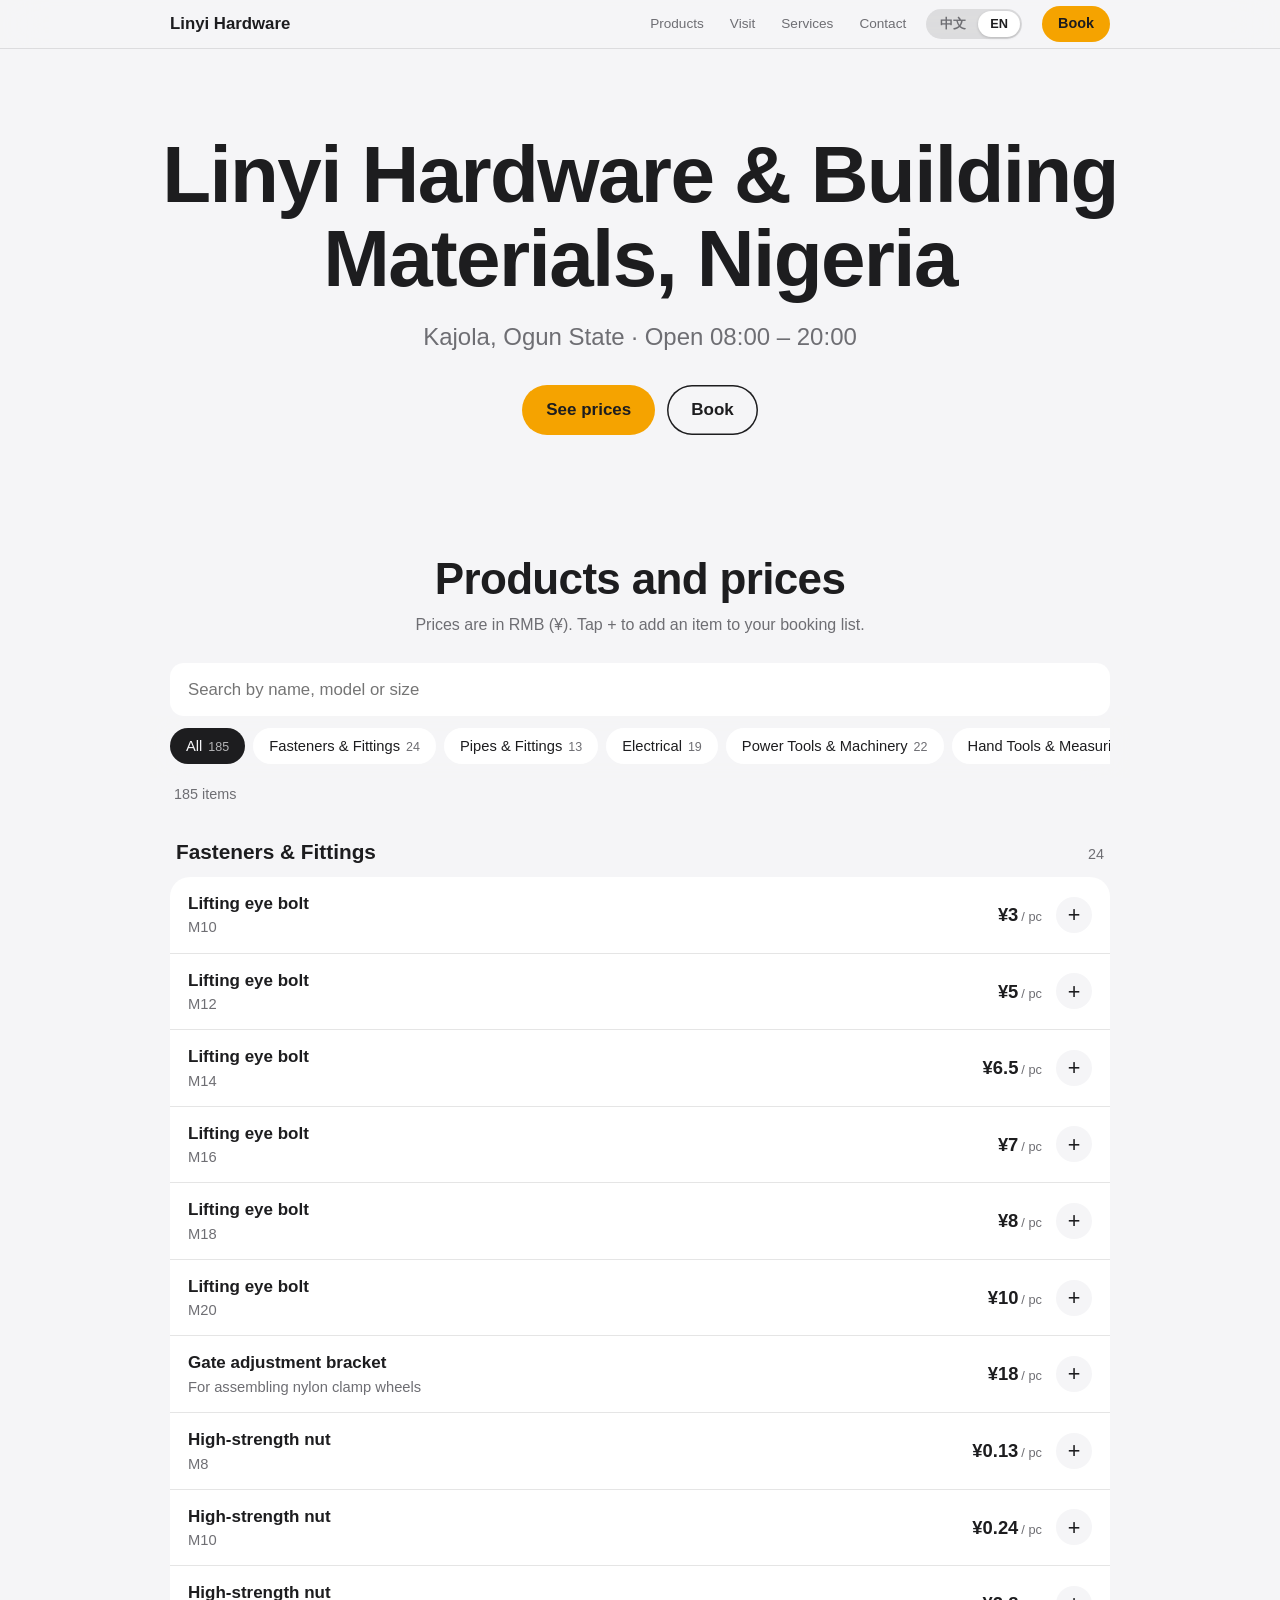
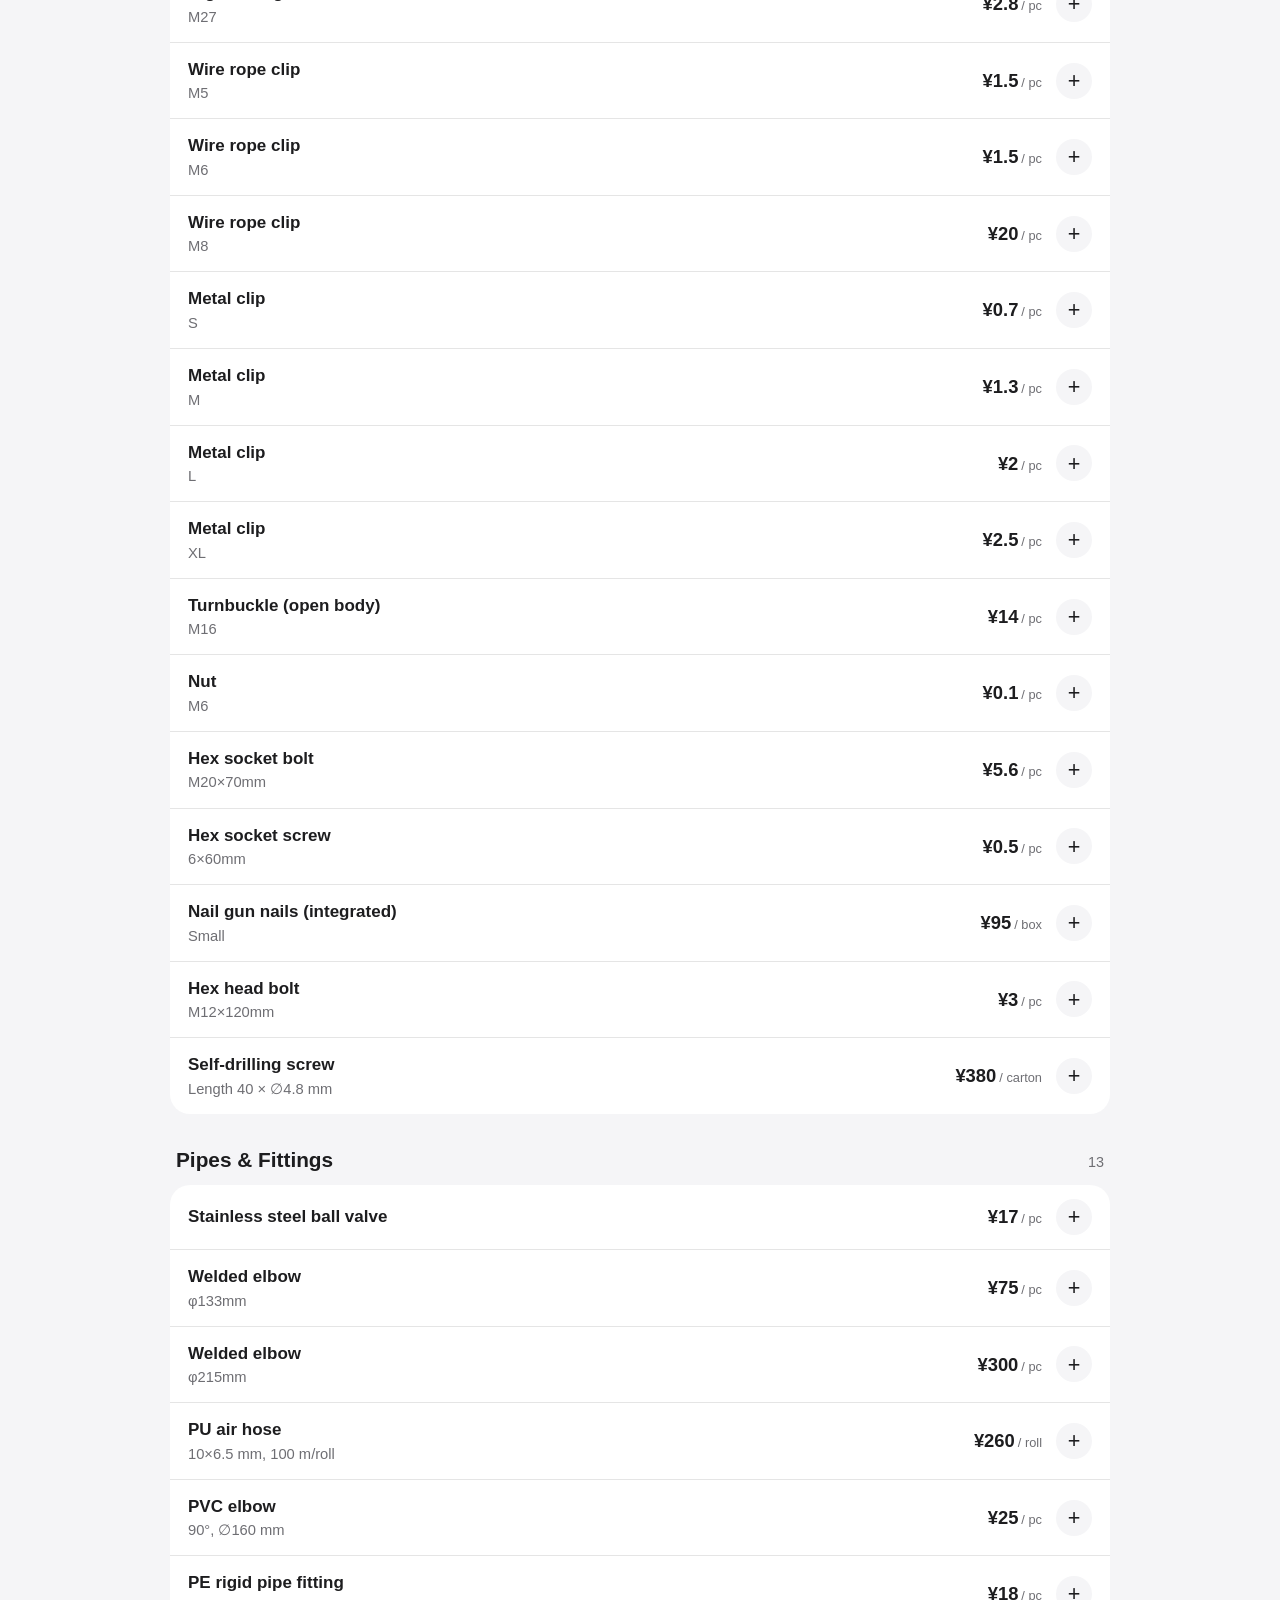
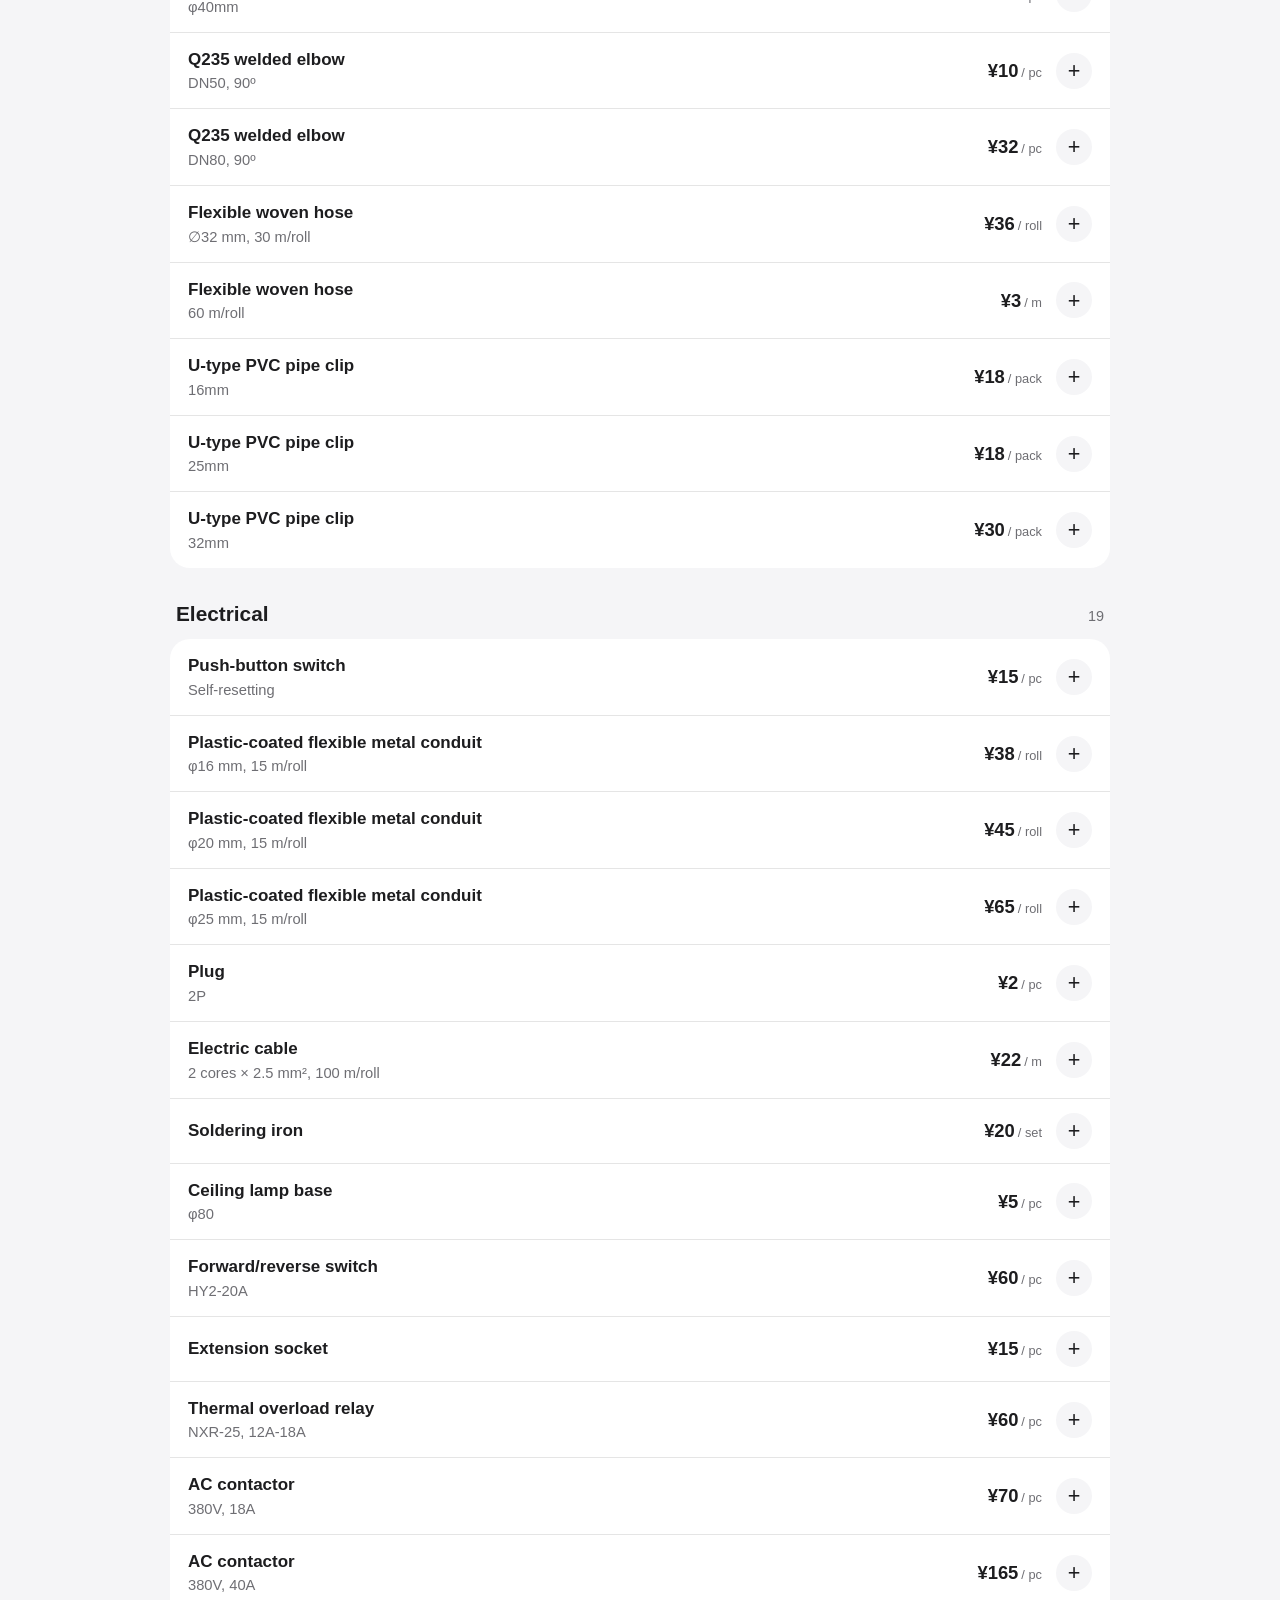
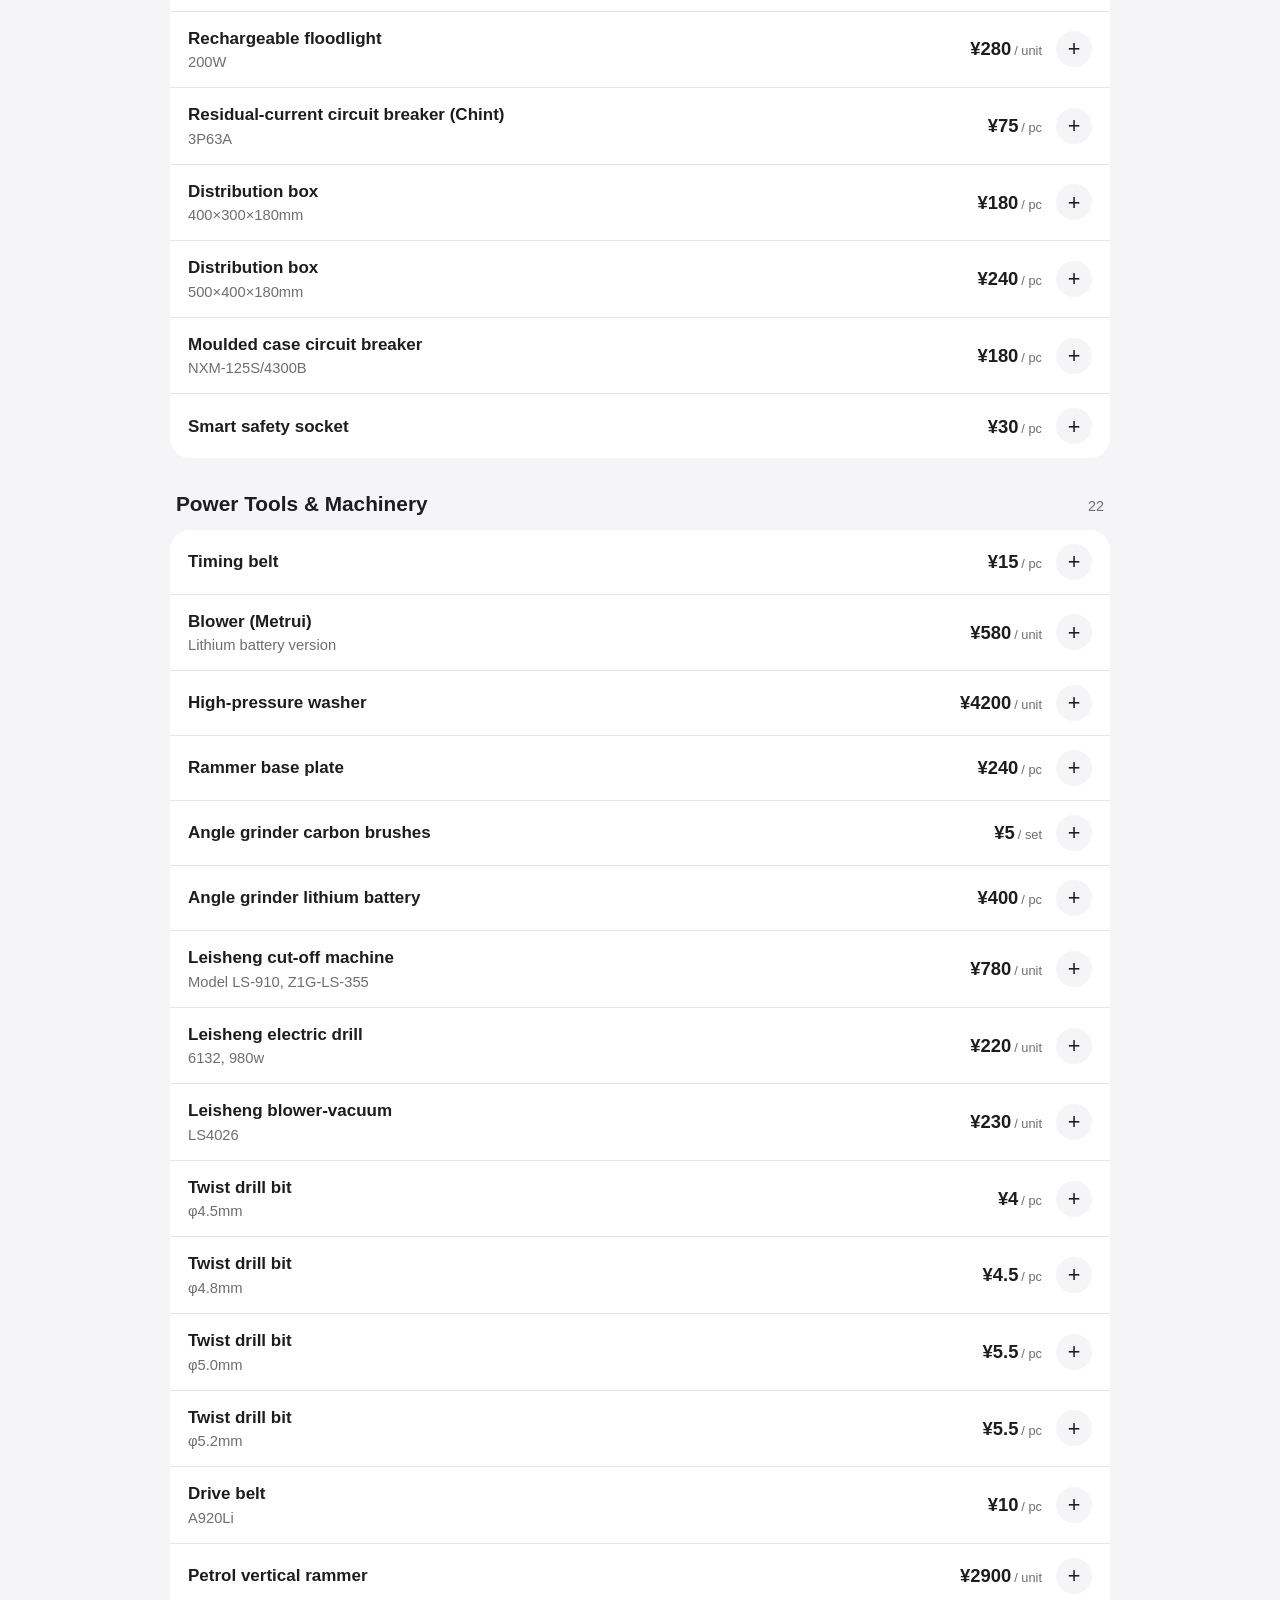
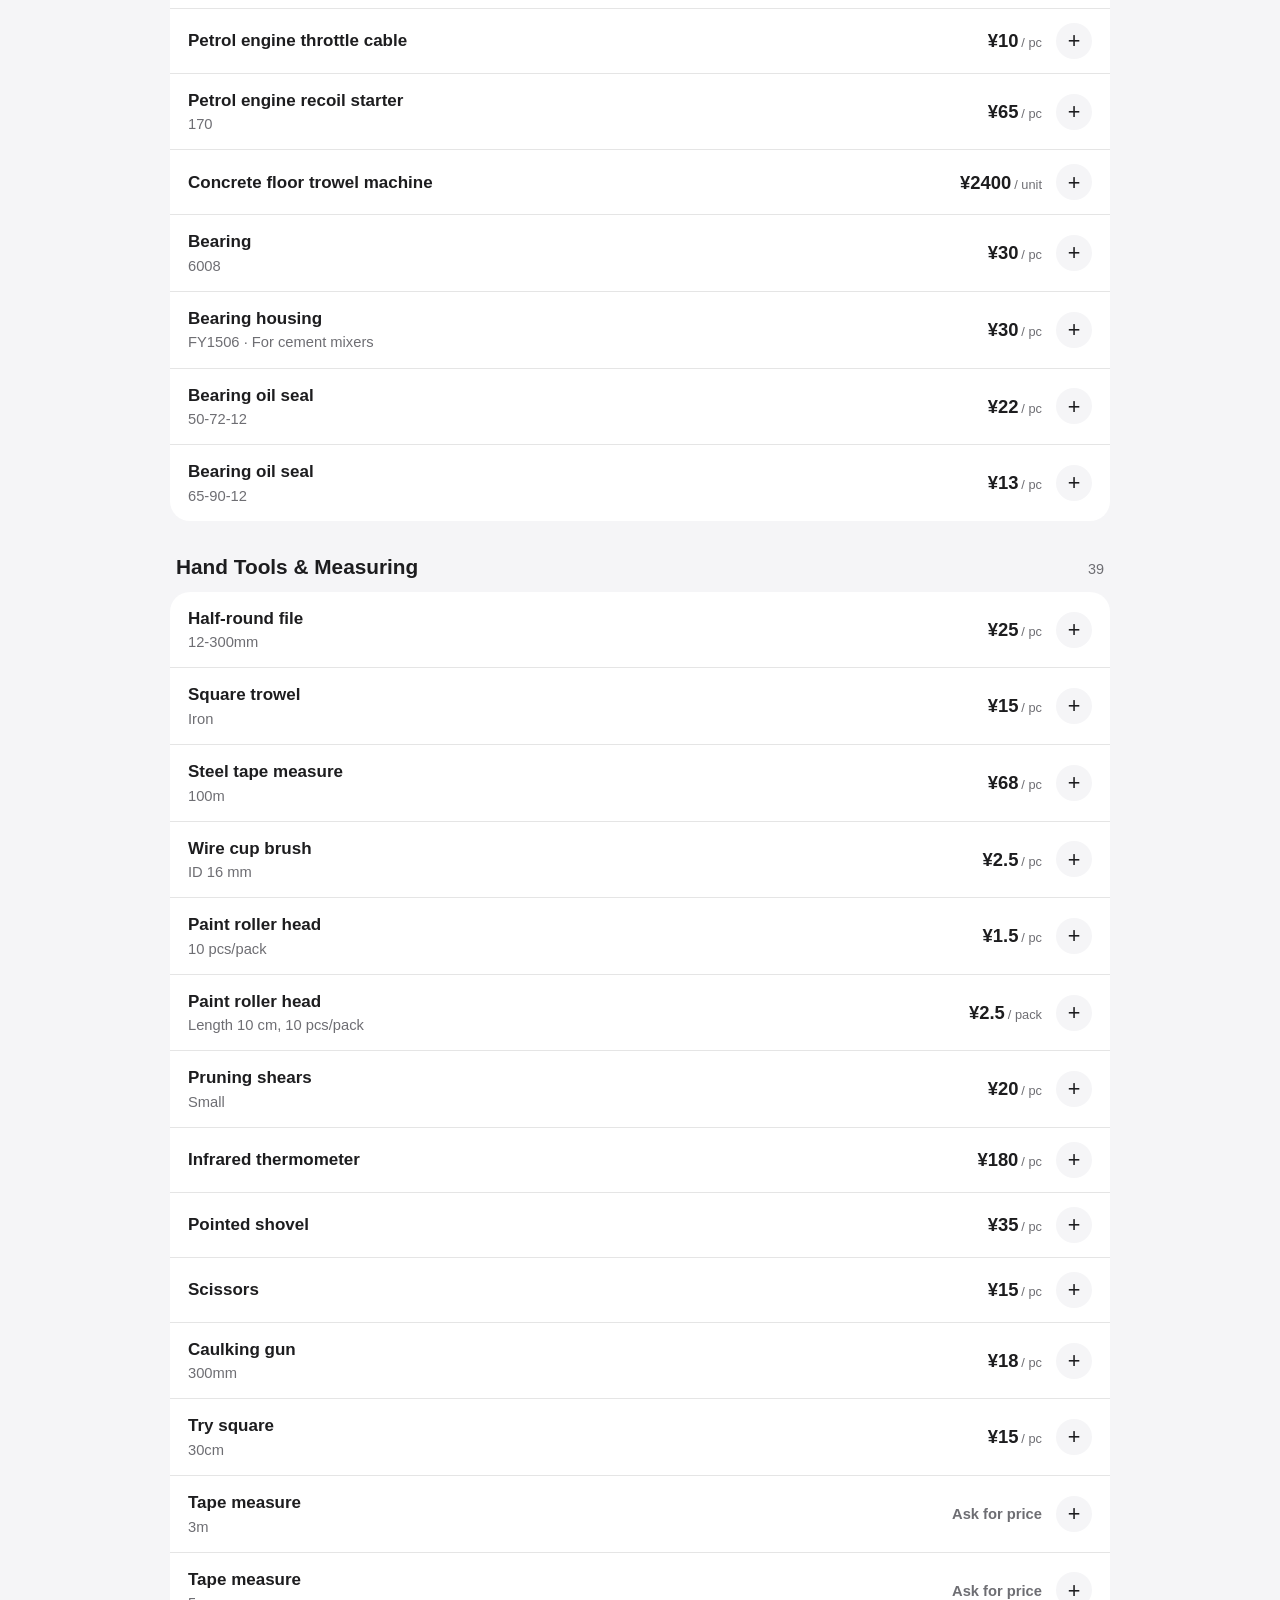
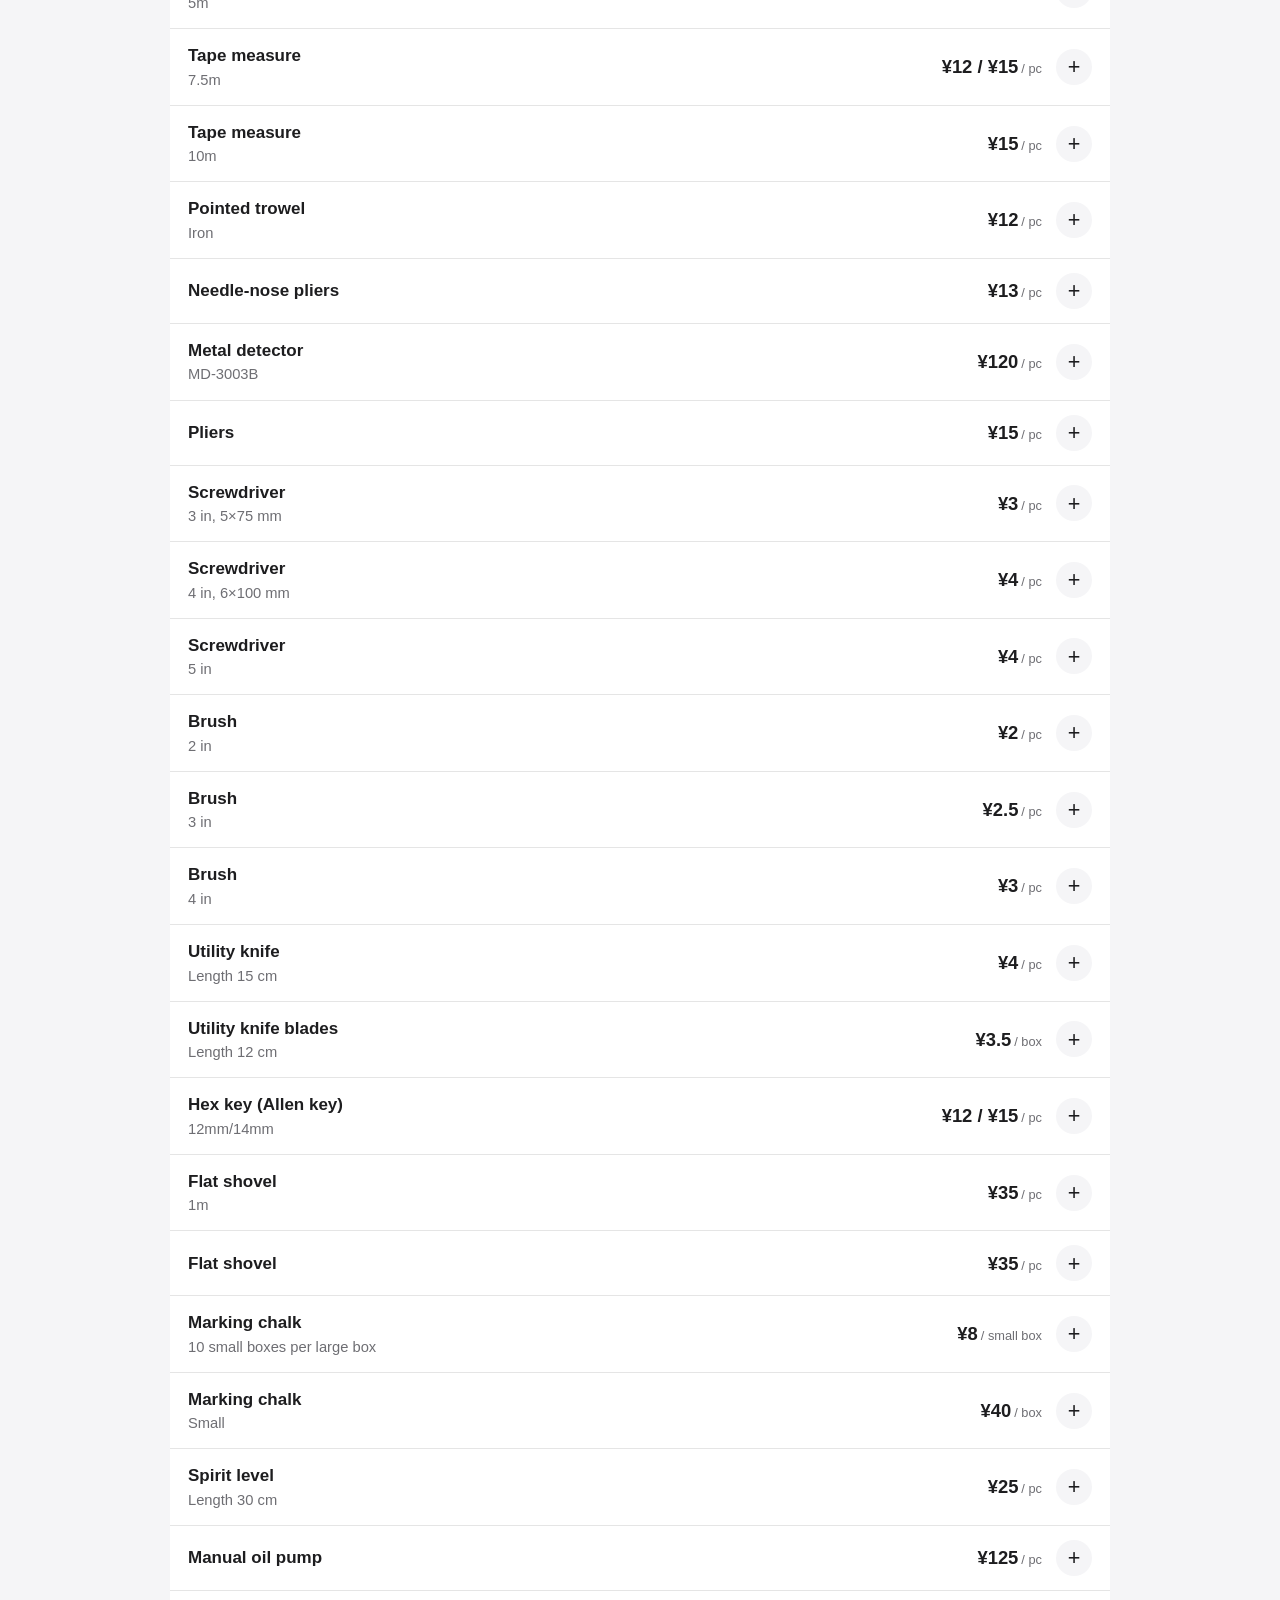
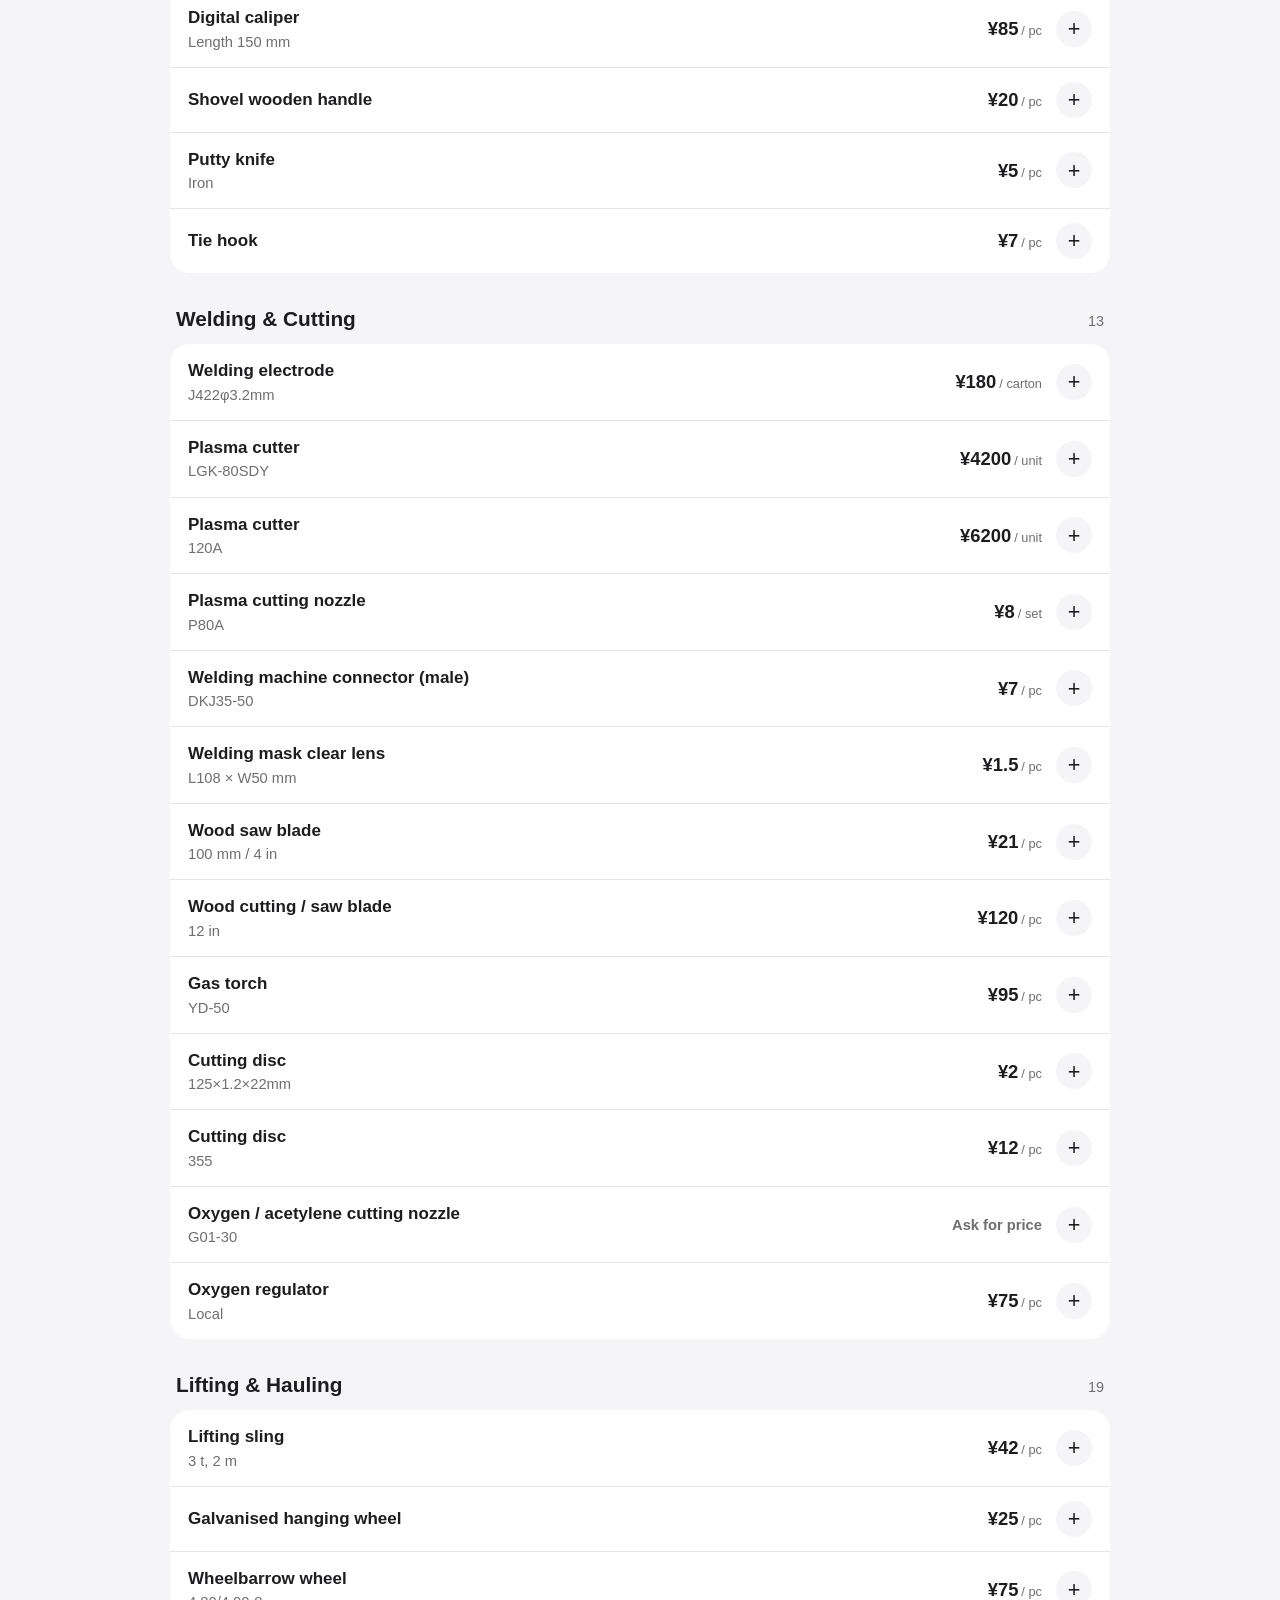
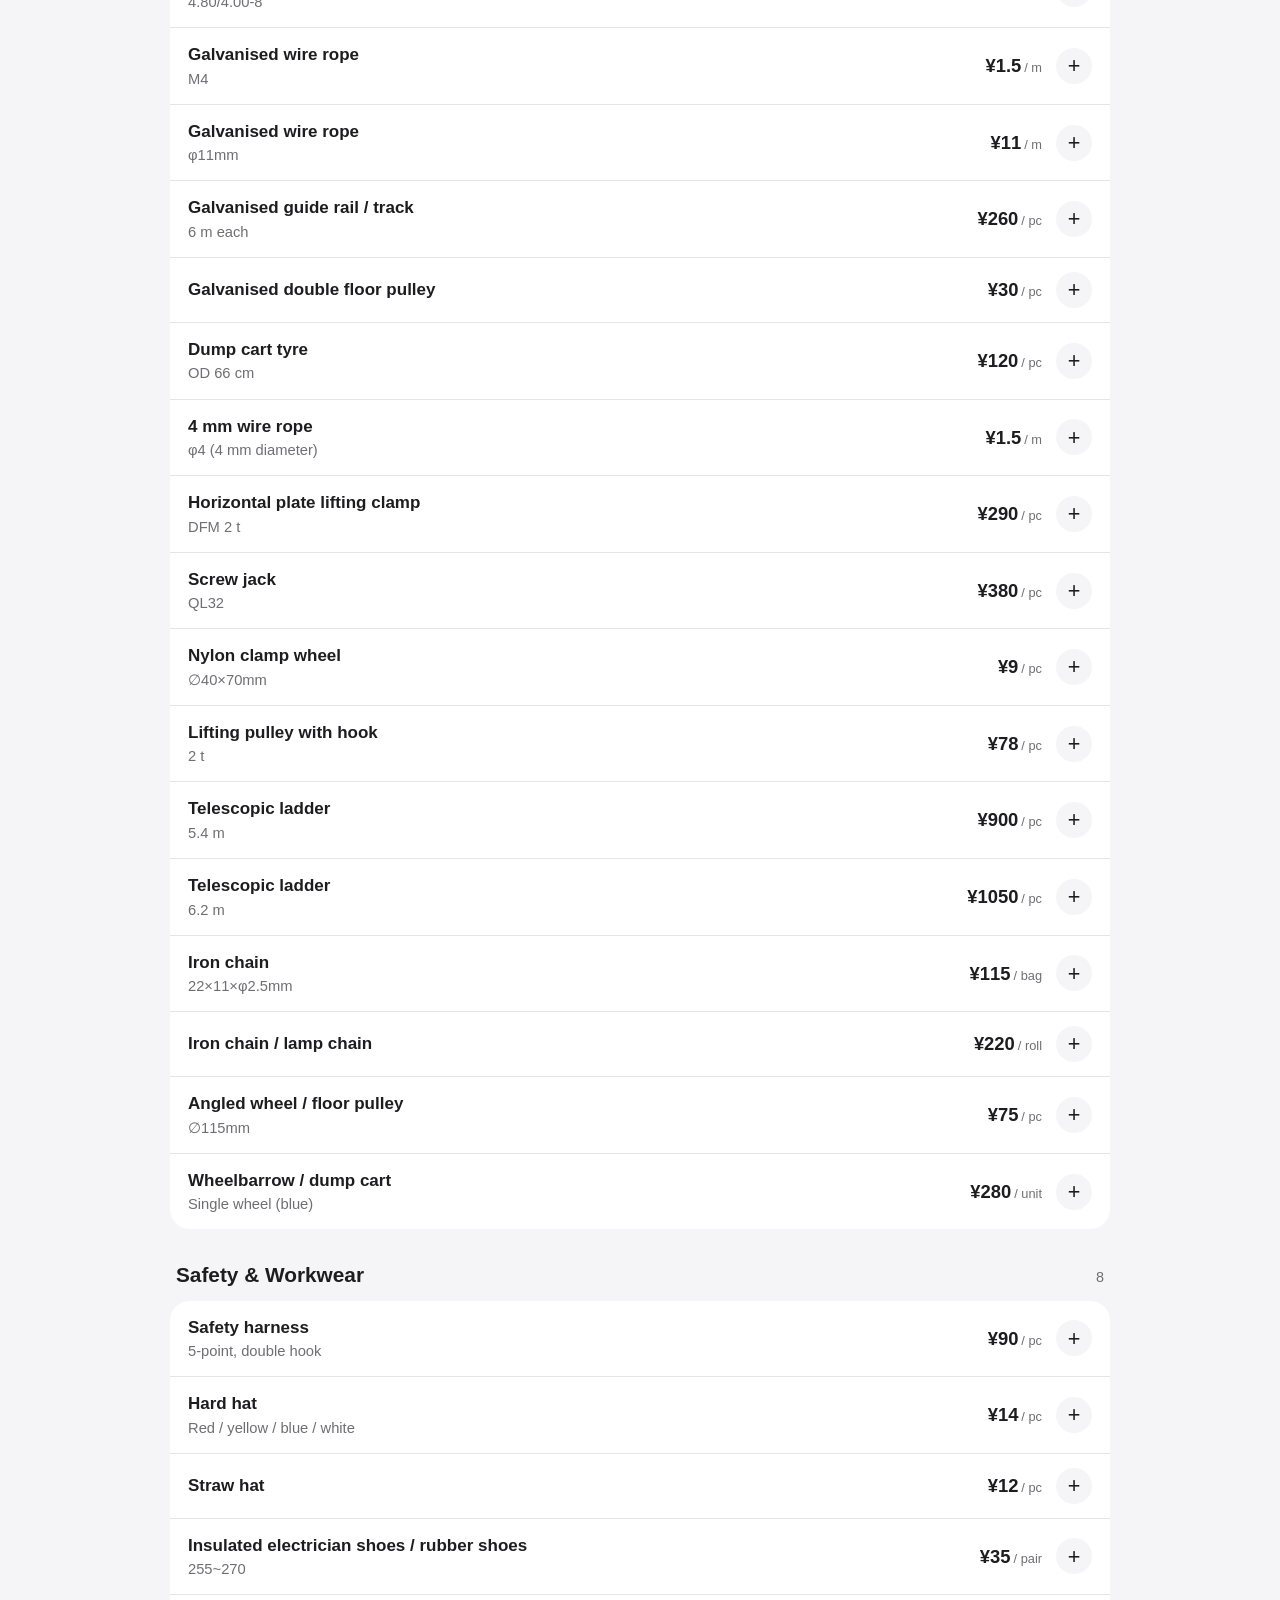
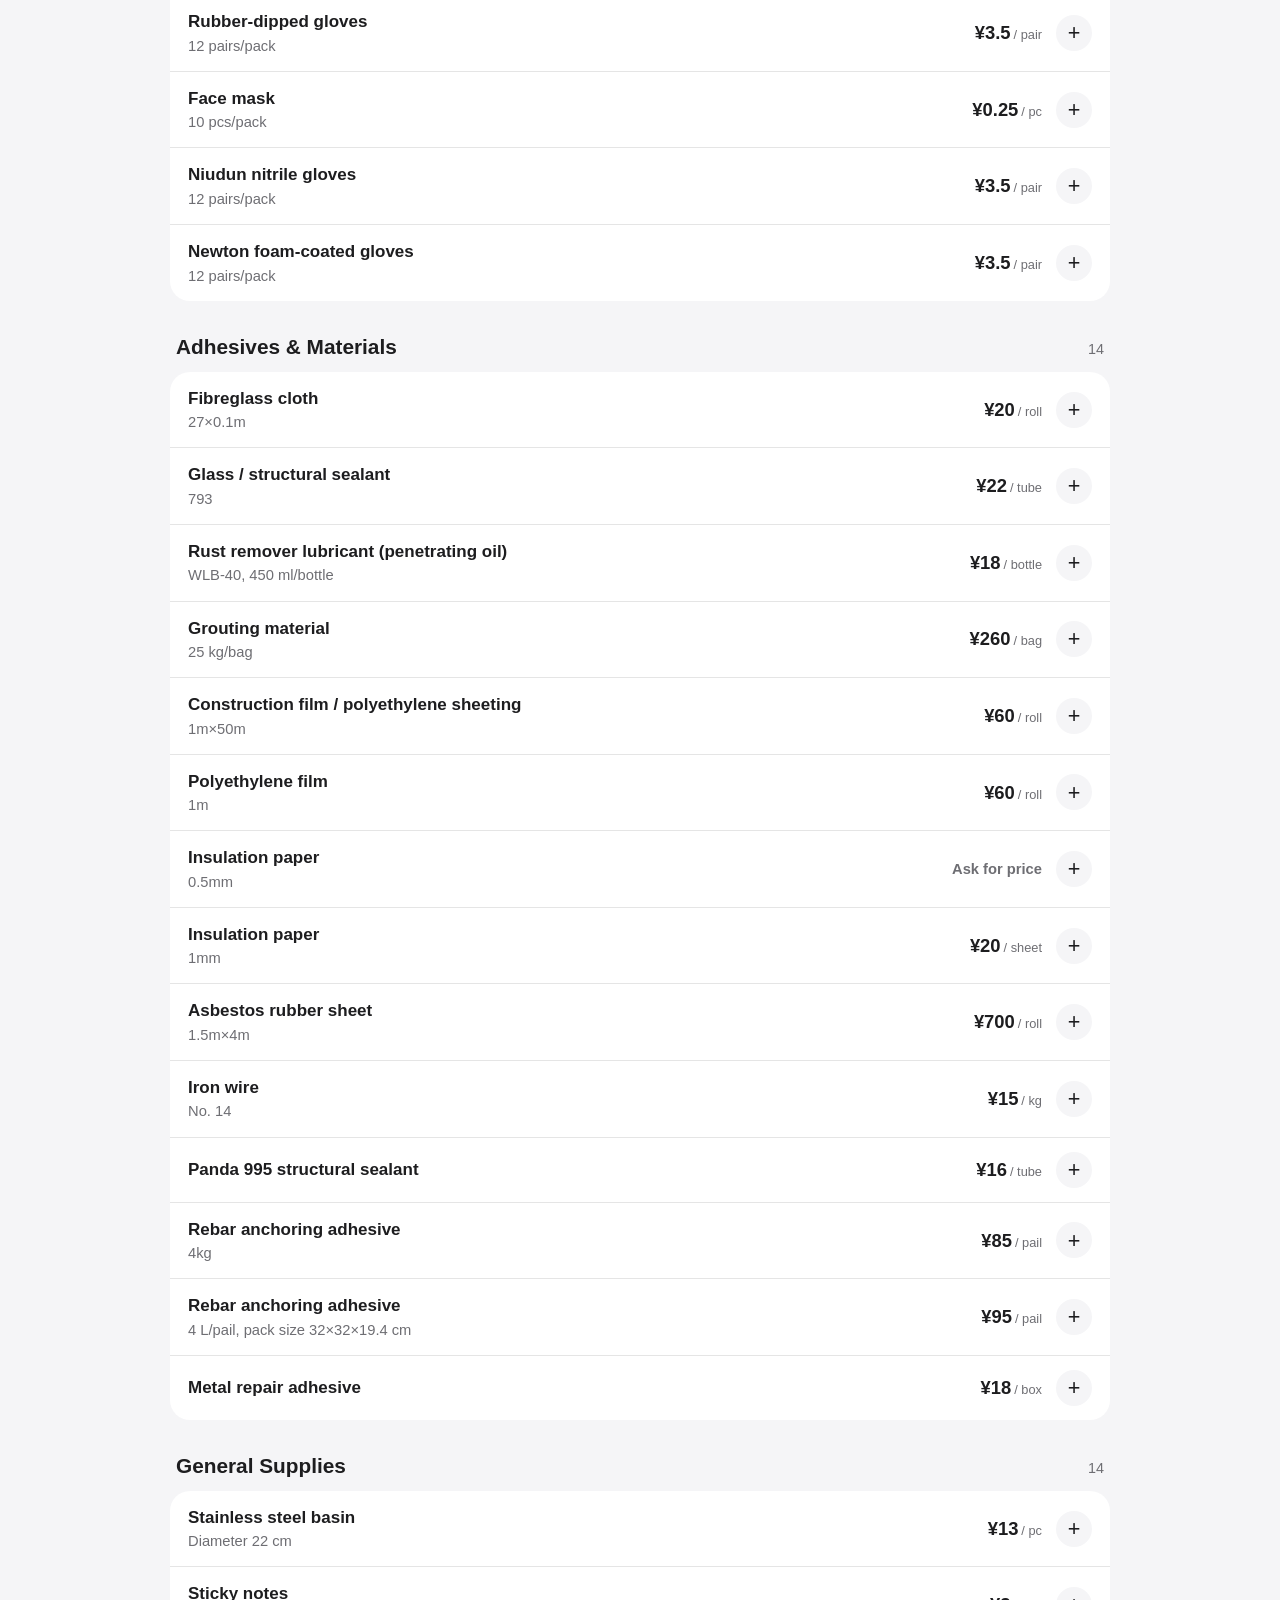
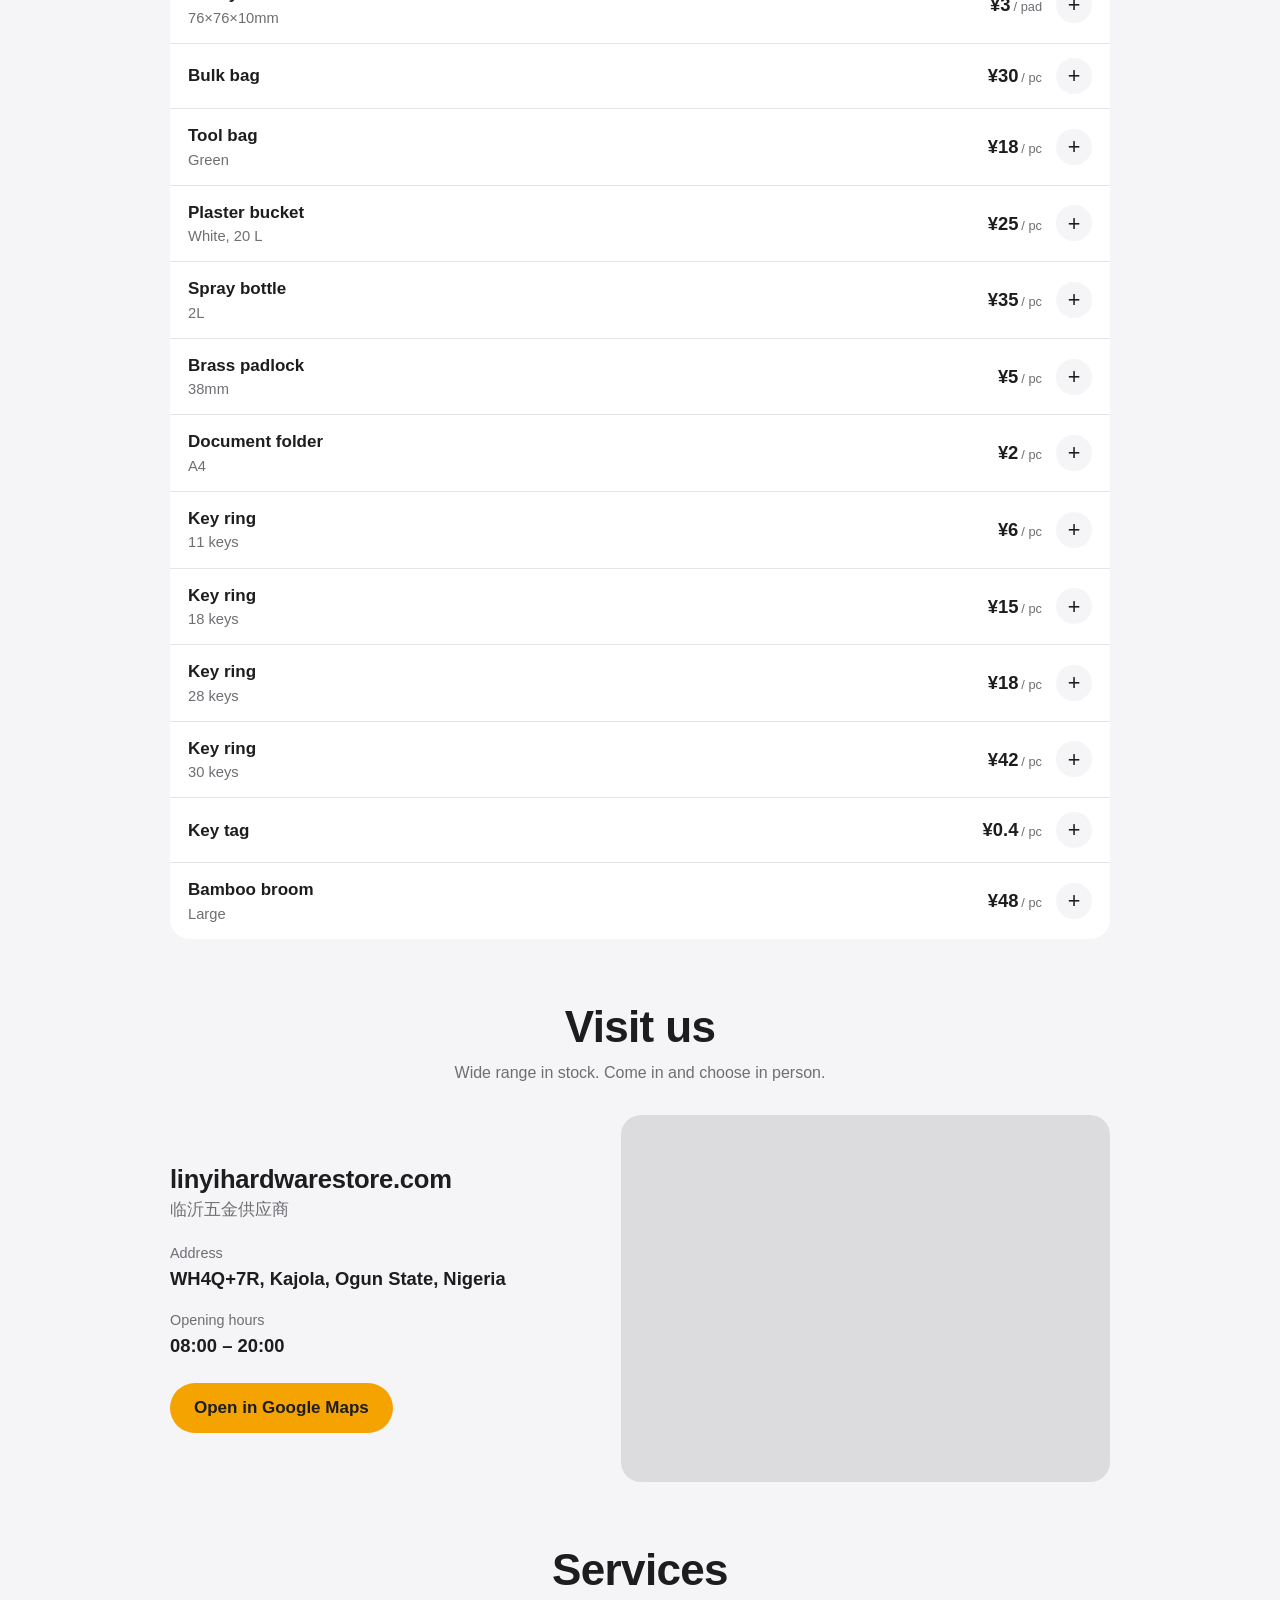
<file: index.html>
<!doctype html>
<html lang="zh-CN">
<head>
<meta charset="utf-8">
<meta name="viewport" content="width=device-width,initial-scale=1,viewport-fit=cover">
<title>临沂五金建材 | Kajola, Ogun State</title>
<meta name="description" content="临沂五金建材 Linyi Hardware: hardware and building materials in Kajola, Ogun State, Nigeria. 商品价格、到店地址和预约。">
<meta name="theme-color" content="#f5f5f7" media="(prefers-color-scheme: light)">
<meta name="theme-color" content="#000000" media="(prefers-color-scheme: dark)">
<link rel="stylesheet" href="style.css">
</head>
<body>
<header class="nav">
  <div class="nav-in">
    <a class="brand" href="#top" data-i="brand"></a>
    <nav class="links" aria-label="Sections">
      <a href="#products" data-i="nav_products"></a>
      <a href="#visit" data-i="nav_visit"></a>
      <a href="#services" data-i="nav_services"></a>
      <a href="#contact" data-i="nav_contact"></a>
    </nav>
    <div class="lang" role="group" aria-label="Language / 语言">
      <button type="button" id="l-zh" aria-pressed="true">中文</button>
      <button type="button" id="l-en" aria-pressed="false">EN</button>
    </div>
    <a class="pill sm" href="#book" data-i="nav_book"></a>
  </div>
</header>

<main id="top">
  <section class="hero">
    <h1 data-i="h1"></h1>
    <p class="sub" id="hsub"></p>
    <div class="cta">
      <a class="pill" href="#products" data-i="cta_products"></a>
      <a class="pill ghost" href="#book" data-i="cta_book"></a>
    </div>
  </section>

  <section id="products" class="sec w">
    <h2 data-i="h_products"></h2>
    <p class="lead" data-i="price_note"></p>
    <div class="tools"><input class="search" id="q" type="search" autocomplete="off" data-ip="search"></div>
    <div class="chipbar"><div class="chips" id="chips"></div></div>
    <p class="count" id="count" aria-live="polite"></p>
    <div id="out"></div>
  </section>

  <section id="visit" class="sec w">
    <h2 data-i="h_visit"></h2>
    <p class="lead" data-i="visit_lead"></p>
    <div class="visit">
      <div>
        <p class="shop"><span id="v-shop"></span><span class="alt" id="v-shop2"></span></p>
        <dl>
          <div><dt data-i="addr"></dt><dd id="v-addr"></dd></div>
          <div><dt data-i="hours"></dt><dd id="v-hours"></dd></div>
        </dl>
        <div class="acts"><a class="pill" id="v-link" target="_blank" rel="noopener" data-i="open_map"></a></div>
      </div>
      <iframe class="map" id="map" loading="lazy" referrerpolicy="no-referrer-when-downgrade" allowfullscreen></iframe>
    </div>
  </section>

  <section id="services" class="sec w">
    <h2 data-i="h_services"></h2>
    <div class="svc">
      <div><h3 data-i="s1_t"></h3><p data-i="s1_d"></p></div>
      <div><h3 data-i="s2_t"></h3><p data-i="s2_d"></p></div>
      <div><h3 data-i="s3_t"></h3><p data-i="s3_d"></p></div>
    </div>
  </section>

  <section id="book" class="sec w">
    <h2 data-i="h_book"></h2>
    <p class="lead" id="bnote" data-i="book_note"></p>
    <div class="panel">
      <div class="two">
        <label for="bn"><span data-i="f_name"></span><input id="bn" type="text" autocomplete="name"></label>
        <label for="bc"><span data-i="f_company"></span><input id="bc" type="text" autocomplete="organization"></label>
      </div>
      <div class="two">
        <label for="bp"><span data-i="f_phone"></span><input id="bp" type="tel" autocomplete="tel" inputmode="tel"></label>
        <label for="bw"><span data-i="f_wechat"></span><input id="bw" type="text" autocomplete="off" autocapitalize="off" spellcheck="false"></label>
      </div>
      <div class="two">
        <label for="bs"><span data-i="f_service"></span>
          <select id="bs"><option value="0" data-i="o0"></option><option value="1" data-i="o1"></option><option value="2" data-i="o2"></option></select></label>
        <label for="bd"><span data-i="f_date"></span><input id="bd" type="date"></label>
      </div>
      <div class="fh" data-i="f_items"></div>
      <div class="lines" id="lines"></div>
      <button type="button" class="linkbtn" id="addline" data-i="add_line"></button>
      <label for="bt"><span data-i="f_notes"></span><textarea id="bt" rows="3"></textarea></label>
      <input class="hp" id="hp" type="text" tabindex="-1" autocomplete="off" aria-hidden="true">
      <p class="err" id="er" role="alert"></p>
      <div><button type="button" class="pill" id="go" data-i="make"></button></div>
      <div id="res">
        <p class="stat" id="stat" role="status"></p>
        <label for="rt"><span data-i="res_label"></span><textarea id="rt" readonly></textarea></label>
        <div class="acts">
          <button type="button" class="pill" id="copyres" data-i="copy_msg"></button>
          <a class="pill ghost" id="sms" href="sms:" data-i="sms"></a>
          <span class="hint" id="cs" role="status"></span>
        </div>
        <p class="hint" data-i="send_note"></p>
      </div>
    </div>
  </section>
</main>

<footer id="contact">
  <div class="w">
    <h2 data-i="h_contact"></h2>
    <div class="ctw">
      <div class="ct">
        <div class="pn"><span class="k" data-i="phone"></span><a class="num" href="tel:08163394568">0816 339 4568</a><button type="button" class="pill ghost sm" data-copy="08163394568" data-i="copy"></button></div>
        <div class="pn"><span class="k" data-i="phone"></span><a class="num" href="tel:09065120982">0906 512 0982</a><button type="button" class="pill ghost sm" data-copy="09065120982" data-i="copy"></button></div>
        <div class="pn"><span class="k" data-i="wechat"></span><span class="num sel">LinYiWuJinJianCai</span><button type="button" class="pill ghost sm" data-copy="LinYiWuJinJianCai" data-i="copy"></button></div>
      </div>
      <div class="qrcol">
        <div class="qr" role="img" aria-label="WeChat QR code"><svg viewBox="0 0 37 37"><path fill="#fff" d="M0 0h37v37h-37z"/><path stroke="#000" d="M2 2.5h7m3 0h1m3 0h3m1 0h1m1 0h1m2 0h1m2 0h7m-33 1h1m5 0h1m2 0h3m3 0h2m1 0h1m1 0h1m1 0h1m3 0h1m5 0h1m-33 1h1m1 0h3m1 0h1m1 0h1m1 0h1m3 0h3m2 0h6m1 0h1m1 0h3m1 0h1m-33 1h1m1 0h3m1 0h1m1 0h2m1 0h2m2 0h1m2 0h2m2 0h1m3 0h1m1 0h3m1 0h1m-33 1h1m1 0h3m1 0h1m1 0h1m3 0h1m1 0h3m3 0h1m1 0h3m1 0h1m1 0h3m1 0h1m-33 1h1m5 0h1m1 0h4m2 0h1m4 0h1m1 0h1m4 0h1m5 0h1m-33 1h7m1 0h1m1 0h1m1 0h1m1 0h1m1 0h1m1 0h1m1 0h1m1 0h1m1 0h1m1 0h7m-25 1h1m1 0h3m3 0h1m2 0h3m1 0h1m-24 1h1m1 0h5m3 0h1m1 0h1m1 0h1m1 0h1m2 0h1m2 0h3m1 0h5m-31 1h6m1 0h4m1 0h2m2 0h4m1 0h1m1 0h1m2 0h2m1 0h3m-32 1h1m1 0h6m3 0h7m2 0h1m4 0h2m1 0h1m1 0h2m-30 1h1m4 0h3m3 0h1m1 0h1m1 0h2m1 0h3m2 0h1m2 0h3m1 0h1m-33 1h1m1 0h1m1 0h1m1 0h1m1 0h1m5 0h3m2 0h2m3 0h1m2 0h3m1 0h1m-28 1h2m1 0h3m1 0h2m2 0h1m2 0h1m2 0h3m1 0h3m1 0h4m-32 1h2m2 0h5m2 0h5m3 0h2m3 0h2m2 0h1m1 0h1m-32 1h1m2 0h1m3 0h4m1 0h2m1 0h1m5 0h2m1 0h3m1 0h3m-31 1h1m1 0h3m1 0h3m1 0h1m3 0h4m4 0h1m1 0h2m1 0h4m1 0h1m-33 1h2m1 0h1m1 0h1m1 0h1m3 0h2m1 0h1m3 0h3m1 0h2m1 0h3m1 0h2m-31 1h1m1 0h3m1 0h1m2 0h2m2 0h3m2 0h1m1 0h3m4 0h2m1 0h2m-32 1h3m4 0h2m4 0h1m1 0h1m3 0h5m1 0h8m-31 1h1m3 0h4m1 0h1m6 0h2m5 0h1m1 0h1m1 0h1m1 0h1m-32 1h2m1 0h3m3 0h3m2 0h4m2 0h4m1 0h2m2 0h2m1 0h1m-33 1h1m1 0h1m3 0h3m2 0h1m1 0h1m3 0h3m1 0h2m2 0h1m1 0h1m1 0h3m-32 1h1m1 0h3m3 0h1m1 0h1m3 0h1m1 0h1m2 0h3m2 0h2m3 0h2m-31 1h1m1 0h5m2 0h1m1 0h1m1 0h1m3 0h1m1 0h1m4 0h5m-21 1h3m1 0h1m3 0h2m1 0h3m1 0h2m3 0h1m1 0h1m1 0h1m-33 1h7m2 0h1m4 0h4m2 0h1m2 0h2m1 0h1m1 0h1m1 0h2m-32 1h1m5 0h1m1 0h4m1 0h2m2 0h3m1 0h4m3 0h5m-33 1h1m1 0h3m1 0h1m1 0h5m1 0h3m4 0h1m2 0h6m1 0h2m-33 1h1m1 0h3m1 0h1m1 0h1m2 0h5m2 0h1m9 0h5m-33 1h1m1 0h3m1 0h1m1 0h2m3 0h5m4 0h2m2 0h2m1 0h2m-31 1h1m5 0h1m3 0h2m3 0h1m2 0h1m2 0h1m1 0h2m1 0h1m1 0h3m-31 1h7m1 0h1m1 0h3m1 0h2m1 0h1m4 0h3m2 0h1m2 0h2"/></svg></div>
        <p class="qrcap" data-i="qr_cap"></p>
        <a class="pill ghost sm" href="https://u.wechat.com/EEkvch1uTOgFWUeDM-3xQqo?s=3" target="_blank" rel="noopener" data-i="wc_add"></a>
      </div>
    </div>
    <p class="fine" data-i="foot"></p>
  </div>
</footer>

<div class="cart" id="cart"><span id="cartn"></span><a class="pill sm" href="#book" data-i="cart_go"></a></div>
<p class="sr" id="live" role="status" aria-live="polite" style="position:absolute;left:-9999px"></p>

<div id="lb" role="dialog" aria-modal="true" hidden>
  <button type="button" id="lbx">×</button>
  <img id="lbi" alt="">
  <div class="lbrow"><button type="button" id="lbp">‹</button><span id="lbc"></span><button type="button" id="lbn">›</button></div>
</div>

<noscript><p style="padding:24px;text-align:center">请开启 JavaScript 查看商品价格。Please enable JavaScript to view prices.</p></noscript>
<script src="data.js"></script>
<script src="config.js"></script>
<script src="app.js"></script>
<script src="remote.js"></script>
</body>
</html>
</file>
<file: style.css>
:root{
  --canvas:#f5f5f7;--surface:#fff;--ink:#1d1d1f;--muted:#6e6e73;--line:rgba(0,0,0,.1);
  --accent:#f5a300;--accent-ink:#1d1d1f;--focus:#0071e3;--bad:#c4301c;--nav:rgba(245,245,247,.78);
  --sans:-apple-system,BlinkMacSystemFont,"SF Pro Display","SF Pro Text","PingFang SC","Hiragino Sans GB","Microsoft YaHei","Noto Sans SC","Segoe UI",Roboto,"Helvetica Neue",Arial,sans-serif;
  --r:20px;--ease:cubic-bezier(.2,.8,.2,1);
}
@media (prefers-color-scheme:dark){
  :root{--canvas:#000;--surface:#1c1c1e;--ink:#f5f5f7;--muted:#a1a1a6;--line:rgba(255,255,255,.14);--nav:rgba(0,0,0,.72);--focus:#4da3ff;--bad:#ff8a78;color-scheme:dark}
}
*{box-sizing:border-box}
[hidden]{display:none!important}
html{scroll-behavior:smooth;scroll-padding-top:64px;-webkit-text-size-adjust:100%}
body{margin:0;background:var(--canvas);color:var(--ink);font-family:var(--sans);font-size:17px;line-height:1.5;-webkit-font-smoothing:antialiased}
a{color:inherit}
button,input,select,textarea{font:inherit;color:inherit}
button{cursor:pointer}
:focus-visible{outline:3px solid var(--focus);outline-offset:2px}
h1,h2,h3,p,dl,dd{margin:0}
.w{max-width:980px;margin:0 auto;padding-inline:20px}

/* navigation */
.nav{position:sticky;top:0;z-index:20;background:var(--nav);-webkit-backdrop-filter:saturate(180%) blur(20px);backdrop-filter:saturate(180%) blur(20px);border-bottom:1px solid var(--line);padding-top:env(safe-area-inset-top,0px)}
.nav-in{max-width:980px;margin:0 auto;height:48px;padding-inline:20px;display:flex;align-items:center;gap:20px}
.brand{font-weight:600;font-size:1.05rem;text-decoration:none;white-space:nowrap;margin-inline-end:auto}
.links{display:none;gap:26px}
.links a{font-size:.85rem;text-decoration:none;color:var(--muted);transition:color .2s}
.links a:hover{color:var(--ink)}
.lang{display:flex;background:var(--line);border-radius:999px;padding:2px}
.lang button{border:0;background:transparent;border-radius:999px;padding:3px 12px;font-size:.8rem;font-weight:600;color:var(--muted);transition:background .25s var(--ease),color .25s}
.lang button[aria-pressed="true"]{background:var(--surface);color:var(--ink);box-shadow:0 1px 3px rgba(0,0,0,.18)}
.nav .pill{padding:5px 14px;font-size:.85rem}
@media (min-width:760px){.links{display:flex}}

/* buttons */
.pill{display:inline-block;border:0;border-radius:999px;padding:12px 24px;background:var(--accent);color:var(--accent-ink);font-weight:600;text-decoration:none;text-align:center;transition:transform .2s var(--ease),filter .2s}
.pill:hover{filter:brightness(1.06)}
.pill:active{transform:scale(.97)}
.pill.ghost{background:transparent;color:var(--ink);box-shadow:inset 0 0 0 1.5px var(--ink)}
.pill.sm{padding:7px 16px;font-size:.9rem}
.pill:disabled{opacity:.55}

/* hero */
.hero{text-align:center;padding:84px 20px 64px}
.hero h1{font-size:clamp(2.5rem,9vw,5rem);line-height:1.05;font-weight:700;letter-spacing:-.02em;text-wrap:balance;max-width:14em;margin:0 auto}
.hero h1{white-space:pre-line}
.hero .sub{text-wrap:balance;margin-top:18px;font-size:clamp(1.1rem,2.6vw,1.5rem);color:var(--muted)}
.hero .cta{margin-top:30px;display:flex;flex-wrap:wrap;gap:12px;justify-content:center}
@media (prefers-reduced-motion:no-preference){
  .hero h1,.hero .sub,.hero .cta{animation:rise .9s var(--ease) both}
  .hero .sub{animation-delay:.12s}.hero .cta{animation-delay:.24s}
}
@keyframes rise{from{opacity:0;transform:translateY(18px)}to{opacity:1;transform:none}}

/* sections */
.sec{padding-block:56px 8px}
.sec h2{font-size:clamp(1.9rem,5vw,2.75rem);line-height:1.1;font-weight:700;letter-spacing:-.015em;text-align:center}
.lead{text-align:center;color:var(--muted);margin:10px auto 0;max-width:34em;font-size:1rem}

/* products */
.tools{margin-top:26px}
.search{width:100%;border:0;border-radius:14px;background:var(--surface);padding:14px 18px;font-size:1.05rem}
.chipbar{position:sticky;top:calc(48px + env(safe-area-inset-top,0px));z-index:5;margin-inline:-20px;padding:12px 20px;background:var(--nav);-webkit-backdrop-filter:saturate(180%) blur(20px);backdrop-filter:saturate(180%) blur(20px)}
.chips{display:flex;gap:8px;overflow-x:auto;scrollbar-width:none;padding-bottom:2px}
.chips::-webkit-scrollbar{display:none}
.chip{flex:none;border:0;border-radius:999px;background:var(--surface);padding:7px 16px;font-size:.92rem;white-space:nowrap;transition:background .25s var(--ease),color .25s}
.chip .n{color:var(--muted);margin-inline-start:6px;font-variant-numeric:tabular-nums;font-size:.85em}
.chip[aria-pressed="true"]{background:var(--ink);color:var(--canvas)}
.chip[aria-pressed="true"] .n{color:var(--canvas);opacity:.7}
.count{color:var(--muted);font-size:.9rem;margin:6px 4px 0;font-variant-numeric:tabular-nums}
.grp{margin-top:30px}
.grp h3{font-size:1.3rem;font-weight:700;margin:0 6px 10px;display:flex;justify-content:space-between;align-items:baseline;gap:12px}
.grp h3 span{font-size:.9rem;font-weight:400;color:var(--muted)}
.list{background:var(--surface);border-radius:var(--r);overflow:hidden}
.row{display:grid;grid-template-columns:minmax(0,1fr) auto auto;gap:6px 14px;align-items:center;padding:14px 18px;border-top:1px solid var(--line)}
.row:first-child{border-top:0}
.hasmd .row{grid-template-columns:70px minmax(0,1fr) auto auto}
.tx{min-width:0}
.nm{font-weight:600;overflow-wrap:anywhere}
.sp{color:var(--muted);font-size:.92rem;overflow-wrap:anywhere}
.sp:empty{display:none}
.pr{text-align:end}
.price{font-weight:600;font-size:1.15rem;font-variant-numeric:tabular-nums;white-space:nowrap}
.price small{font-weight:400;font-size:.8rem;color:var(--muted);margin-inline-start:3px}
.price.ask{font-size:.92rem;color:var(--muted)}
.add{width:36px;height:36px;border-radius:50%;border:0;background:var(--canvas);font-size:1.35rem;line-height:1;display:grid;place-items:center;transition:background .25s var(--ease),transform .2s var(--ease)}
.add:hover{background:var(--accent);color:var(--accent-ink)}
.add:active{transform:scale(.9)}
.add.ok{background:var(--accent);color:var(--accent-ink)}
.empty{margin-top:24px;padding:28px;border-radius:var(--r);background:var(--surface);color:var(--muted);display:grid;gap:14px;justify-items:start}

/* photo stack */
.md{display:block}
.stack{position:relative;display:block;width:66px;height:56px;padding:0;border:0;background:none;cursor:zoom-in}
.stack img{position:absolute;left:0;top:0;width:56px;height:56px;max-width:none;object-fit:cover;border-radius:10px;border:1.5px solid var(--surface);background:var(--line);box-shadow:0 1px 3px rgba(0,0,0,.3)}
.stack img:nth-of-type(1){z-index:3}
.stack img:nth-of-type(2){z-index:2;transform:translateX(7px) scale(.9)}
.stack img:nth-of-type(3){z-index:1;transform:translateX(13px) scale(.8)}
.stack .cnt{position:absolute;z-index:4;left:5px;bottom:5px;background:rgba(0,0,0,.68);color:#fff;font-size:.72rem;line-height:1;padding:3px 6px;border-radius:99px}
#lb{position:fixed;inset:0;z-index:50;background:rgba(0,0,0,.92);color:#fff;display:flex;flex-direction:column;align-items:center;justify-content:center;gap:14px;padding:calc(env(safe-area-inset-top,0px) + 12px) 16px calc(env(safe-area-inset-bottom,0px) + 12px)}
#lb img{max-width:100%;max-height:70vh;object-fit:contain;border-radius:12px}
#lb button{width:44px;height:44px;border-radius:50%;border:1.5px solid #fff;background:transparent;color:#fff;font-size:1.5rem;line-height:1;flex:none}
#lbx{position:absolute;right:12px;top:calc(env(safe-area-inset-top,0px) + 8px)}
.lbrow{display:flex;align-items:center;gap:14px;max-width:100%}
#lbc{text-align:center;min-width:0;overflow-wrap:anywhere}

/* visit */
.visit{display:grid;gap:28px;margin-top:30px;align-items:center}
@media (min-width:800px){.visit{grid-template-columns:minmax(0,1fr) minmax(0,1.2fr);gap:44px}}
.visit dl{display:grid;gap:18px;margin-bottom:24px}
.visit dt{color:var(--muted);font-size:.9rem}
.visit dd{font-size:1.15rem;font-weight:600;overflow-wrap:anywhere}
.visit .shop{font-size:1.6rem;font-weight:700;letter-spacing:-.01em;margin-bottom:22px;line-height:1.25}
.visit .shop .alt{display:block;font-size:1.05rem;font-weight:500;color:var(--muted);margin-top:4px;letter-spacing:0}
.acts{display:flex;flex-wrap:wrap;gap:10px;align-items:center}
.map{border:0;width:100%;aspect-ratio:4/3;border-radius:var(--r);background:var(--line);display:block}

/* services */
.svc{display:grid;grid-template-columns:repeat(auto-fit,minmax(220px,1fr));margin-top:30px;background:var(--surface);border-radius:var(--r);overflow:hidden}
.svc>div{padding:28px 26px;border-top:1px solid var(--line)}
.svc>div:first-child{border-top:0}
@media (min-width:760px){.svc>div{border-top:0;border-inline-start:1px solid var(--line)}.svc>div:first-child{border-inline-start:0}}
.svc h3{font-size:1.25rem;font-weight:700;margin-bottom:6px}
.svc p{color:var(--muted);font-size:.98rem}

/* booking */
.panel{background:var(--surface);border-radius:var(--r);padding:28px;max-width:720px;margin:30px auto 0;display:grid;gap:18px}
@media (max-width:520px){.panel{padding:20px 16px}}
.panel label{display:grid;gap:6px;font-weight:600;font-size:.92rem}
.panel input,.panel select,.panel textarea{width:100%;background:var(--canvas);border:0;border-radius:12px;padding:12px 14px;font-weight:400;font-size:1rem}
.panel textarea{resize:vertical}
.two{display:grid;grid-template-columns:repeat(auto-fit,minmax(210px,1fr));gap:16px}
.fh{font-weight:600;font-size:.92rem;margin-bottom:-6px}
.lines{display:grid;gap:10px}
.ln{display:grid;grid-template-columns:minmax(0,2fr) minmax(0,1.4fr) 76px 64px 36px;gap:8px;align-items:center}
.ln input{padding:11px 12px}
.ln .x{width:36px;height:36px;border-radius:50%;border:0;background:var(--canvas);font-size:1.2rem;line-height:1;color:var(--muted);transition:background .2s,color .2s}
.ln .x:hover{background:var(--bad);color:#fff}
@media (max-width:620px){
  .ln{grid-template-columns:minmax(0,1fr) 76px 64px;grid-template-areas:"n n x" "s q u"}
  .ln .in-n{grid-area:n}.ln .in-s{grid-area:s}.ln .in-q{grid-area:q}.ln .in-u{grid-area:u}.ln .x{grid-area:x}
}
.linkbtn{justify-self:start;border:0;background:none;color:var(--focus);font-weight:600;padding:6px 2px}
.err{color:var(--bad);font-size:.95rem;min-height:1.3em}
#res{display:none;gap:12px}
#res textarea{min-height:230px}
.hint{color:var(--muted);font-size:.9rem}

/* floating booking list */
.cart{position:fixed;left:50%;bottom:calc(16px + env(safe-area-inset-bottom,0px));z-index:15;transform:translate(-50%,160%);visibility:hidden;display:flex;align-items:center;gap:14px;padding:8px 8px 8px 20px;border-radius:999px;background:rgba(29,29,31,.92);color:#f5f5f7;-webkit-backdrop-filter:blur(16px);backdrop-filter:blur(16px);box-shadow:0 8px 30px rgba(0,0,0,.25);transition:transform .45s var(--ease),visibility 0s .45s;font-size:.95rem;white-space:nowrap}
.cart.on{transform:translate(-50%,0);visibility:visible;transition:transform .45s var(--ease)}
.cart.bump{animation:bump .35s var(--ease)}
@keyframes bump{40%{transform:translate(-50%,0) scale(1.06)}}

/* contact */
footer{padding-block:56px 40px}
footer h2{font-size:clamp(1.9rem,5vw,2.75rem);font-weight:700;letter-spacing:-.015em;text-align:center;margin-bottom:28px}
.ctw{background:var(--surface);border-radius:var(--r);padding:26px;display:grid;gap:26px;align-items:start}
@media (min-width:720px){.ctw{grid-template-columns:minmax(0,1fr) auto;gap:44px;padding:32px}}
.ct{display:grid;gap:10px}
.pn{display:flex;flex-wrap:wrap;align-items:center;gap:10px;background:var(--canvas);border-radius:14px;padding:10px 10px 10px 16px}
.pn .k{color:var(--muted);font-size:.9rem}
.pn .k,.pn .pill{white-space:nowrap}
.pn .num{font-weight:600;font-size:1.3rem;text-decoration:none;font-variant-numeric:tabular-nums;margin-inline-end:auto}
.sel{user-select:all}
.qr{background:#fff;padding:10px;border-radius:14px;width:176px}
.qr svg{display:block;width:100%;height:auto}
.qrcap{margin:10px 0 0;font-size:.9rem;color:var(--muted);max-width:176px}
.qrcol{display:grid;justify-items:center;text-align:center}
.qrcol .pill{margin-top:10px}
.fine{margin-top:26px;text-align:center;font-size:.85rem;color:var(--muted)}
.hp{position:absolute;left:-9999px;width:1px;height:1px;opacity:0}
.stat{font-weight:600}
.stat.good{color:#1a7f37}
.stat.bad{color:var(--bad)}
@media (prefers-color-scheme:dark){.stat.good{color:#5fd07a}}
</file>
